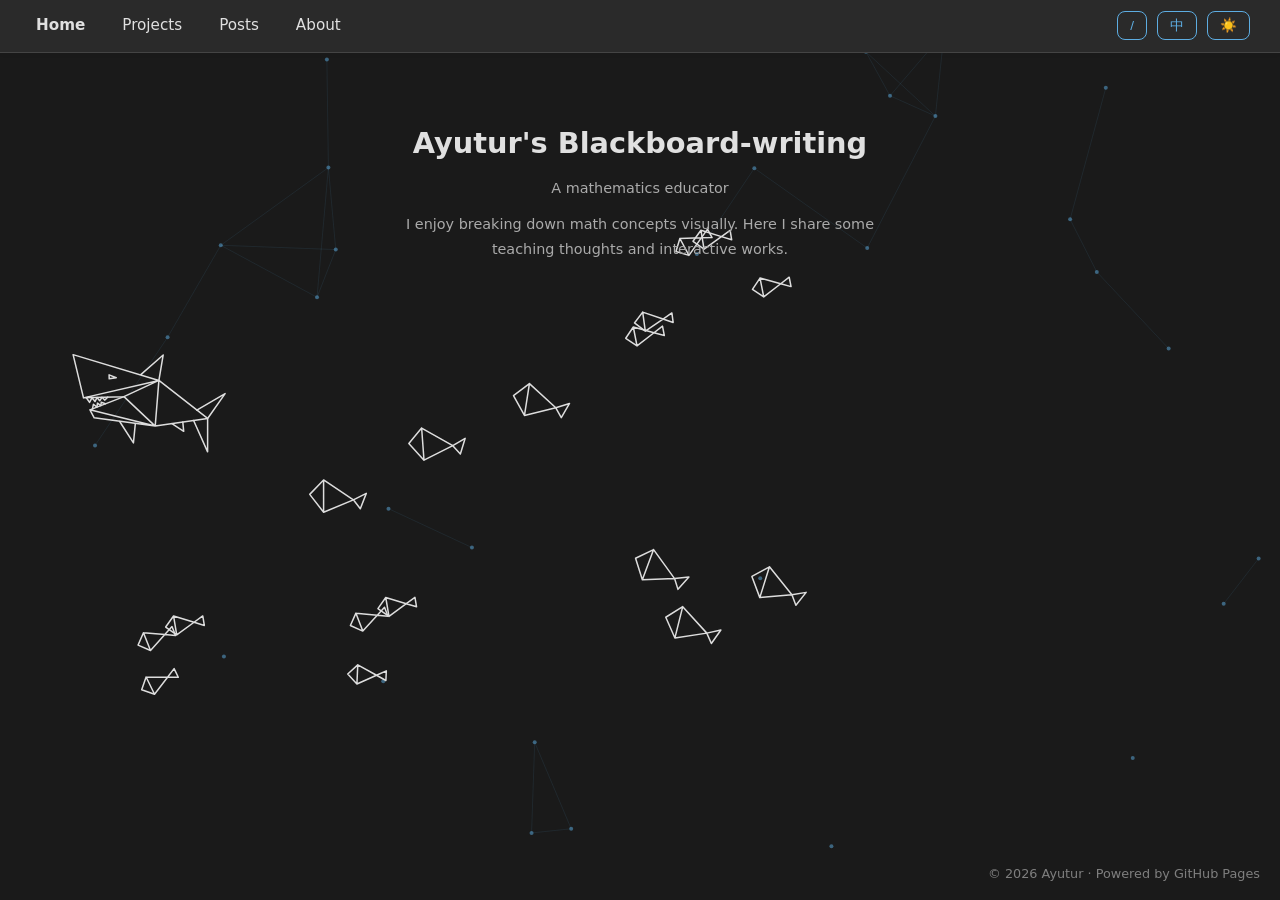
<file: index.html>
<!DOCTYPE html>
<html lang="en">
<head>
    <meta charset="UTF-8">
    <meta name="viewport" content="width=device-width, initial-scale=1.0">
    <title>Ayutur's Blackboard-writing</title>
    <link rel="stylesheet" href="style.css">
    <link rel="icon" href="favicon.ico" type="image/x-icon">
</head>
<body class="lang-en">
    <canvas id="geometry-rain"></canvas>
    <canvas id="fish-canvas"></canvas>

    <nav class="navbar">
        <div class="container nav-container">
            <div class="nav-left">
                <a href="#home" class="nav-link active-nav" data-panel="home">Home</a>
                <a href="#projects" class="nav-link" data-panel="projects">Projects</a>
                <a href="#posts" class="nav-link" data-panel="posts">Posts</a>
                <a href="#about" class="nav-link" data-panel="about">About</a>
            </div>
            <div class="nav-right">
                <button id="debugToggle" class="btn" title="Fish debug mode: / (clean), - (basic), = (detailed)">/</button>
                <button id="langToggle" class="btn" onclick="switchLang()">中</button>
                <button id="themeToggle" class="btn" onclick="toggleTheme()">🌙</button>
            </div>
        </div>
    </nav>

    <div class="container main-container">
        <div class="header-area" style="padding-top: 30px;">
            <h1>Ayutur's Blackboard-writing</h1>
            <p class="text-secondary">
                <span class="zh">一位数学方面的教育工作者</span>
                <span class="en">A mathematics educator</span>
            </p>
            <p class="text-secondary intro-text">
                <span class="zh">我喜欢用可视化的方式拆解数学概念，这里是我的一些教学随想和交互作品。</span>
                <span class="en">I enjoy breaking down math concepts visually. Here I share some teaching thoughts and interactive works.</span>
            </p>
        </div>

        <div id="panel-home" class="content-panel active"></div>
        <div id="panel-projects" class="content-panel">
            <h2><span class="zh">📂 近期项目</span><span class="en">📂 Recent Projects</span></h2>
            <div class="card">
                <h3><a href="https://ayutur.github.io/Ayutur/多面体.html"><span class="zh">多面体展示</span><span class="en">Polyhedron Display</span></a></h3>
                <p class="text-secondary"><span class="zh">一个立体几何的交互可视化</span><span class="en">An interactive 3D geometry visualization</span></p>
            </div>
            <div class="card">
                <h3><a href="https://ayutur.github.io/Ayutur/25学考立体几何.html"><span class="zh">25学考立体几何</span><span class="en">3D Geometry for Exam</span></a></h3>
                <p class="text-secondary"><span class="zh">学考备考相关资料整理</span><span class="en">Review materials for solid geometry exam</span></p>
            </div>
        </div>
        <div id="panel-posts" class="content-panel">
            <h2><span class="zh">📝 历史文章</span><span class="en">📝 Past Posts</span></h2>
            <p class="text-secondary"><span class="zh">所有文章存放在 <code>posts/</code> 文件夹下。</span><span class="en">All posts in <code>posts/</code> folder.</span></p>
            <ul class="post-list">
                <li class="card">
                    <strong><a href="posts/2026-07-01-立体几何教学心得.html"><span class="zh">立体几何教学心得</span><span class="en">Thoughts on Teaching Solid Geometry</span></a></strong>
                    <span class="text-secondary">2026-07-01</span>
                </li>
            </ul>
        </div>
        <div id="panel-about" class="content-panel">
            <h2><span class="zh">👤 关于</span><span class="en">👤 About</span></h2>
            <p class="zh">我是一名数学教育工作者，热爱用可视化和交互技术让数学更容易理解。本站分享我的教学作品和思考。</p>
            <p class="en">I'm a mathematics educator passionate about making math more accessible through visualization and interactive tools.</p>
            <p><span class="zh">GitHub：</span><span class="en">GitHub: </span><a href="https://github.com/ayutur" target="_blank">ayutur</a></p>
        </div>
    </div>

    <footer class="footer-fixed">
        <span class="zh">© 2026 Ayutur · Powered by GitHub Pages</span>
        <span class="en">© 2026 Ayutur · Powered by GitHub Pages</span>
    </footer>

    <button id="backToTop" class="back-to-top">↑</button>

    <!-- ==================== 原有功能脚本 ==================== -->
    <script>
        // 语言切换
        function switchLang() {
            const body = document.body;
            if (body.classList.contains('lang-en')) {
                body.classList.remove('lang-en');
                document.getElementById('langToggle').textContent = 'En';
                localStorage.setItem('preferredLang', 'zh');
            } else {
                body.classList.add('lang-en');
                document.getElementById('langToggle').textContent = '中';
                localStorage.setItem('preferredLang', 'en');
            }
        }
        (() => {
            const saved = localStorage.getItem('preferredLang');
            if (saved === 'zh') {
                document.body.classList.remove('lang-en');
                document.getElementById('langToggle').textContent = 'En';
            }
        })();

        // 主题切换
        function toggleTheme() {
            document.body.classList.toggle('dark');
            const isDark = document.body.classList.contains('dark');
            document.getElementById('themeToggle').innerHTML = isDark ? '☀️' : '🌙';
            localStorage.setItem('theme', isDark ? 'dark' : 'light');
        }
        (() => {
            const saved = localStorage.getItem('theme');
            if (saved === 'dark') {
                document.body.classList.add('dark');
                document.getElementById('themeToggle').innerHTML = '☀️';
            } else if (saved === 'light') {
                document.body.classList.remove('dark');
                document.getElementById('themeToggle').innerHTML = '🌙';
            } else {
                const hour = new Date().getHours();
                const isNight = hour < 6 || hour >= 18;
                if (isNight) {
                    document.body.classList.add('dark');
                    document.getElementById('themeToggle').innerHTML = '☀️';
                } else {
                    document.body.classList.remove('dark');
                    document.getElementById('themeToggle').innerHTML = '🌙';
                }
            }
        })();

        // 导航面板
        document.querySelectorAll('.nav-link').forEach(link => {
            link.addEventListener('click', function(e) {
                e.preventDefault();
                document.querySelectorAll('.nav-link').forEach(l => l.classList.remove('active-nav'));
                this.classList.add('active-nav');
                document.querySelectorAll('.content-panel').forEach(p => p.classList.remove('active'));
                document.getElementById('panel-' + this.dataset.panel).classList.add('active');
            });
        });

        // 返回顶部
        const backBtn = document.getElementById('backToTop');
        window.addEventListener('scroll', () => backBtn.classList.toggle('show', window.scrollY > 300));
        backBtn.addEventListener('click', () => window.scrollTo({ top: 0, behavior: 'smooth' }));

        // 几何雨
        (function() {
            const canvas = document.getElementById('geometry-rain');
            const ctx = canvas.getContext('2d');
            const POINT_COUNT = 30;
            let points = [], animationId;
            function resize() { canvas.width = window.innerWidth; canvas.height = window.innerHeight; }
            window.addEventListener('resize', resize); resize();
            function initPoints() {
                points = [];
                for (let i = 0; i < POINT_COUNT; i++) {
                    points.push({
                        x: Math.random() * canvas.width,
                        y: Math.random() * canvas.height,
                        vx: (Math.random() - 0.5) * 0.5,
                        vy: (Math.random() - 0.5) * 0.5
                    });
                }
            }
            initPoints(); window.addEventListener('resize', initPoints);
            function getColor() {
                return document.body.classList.contains('dark') ? 'rgba(93,173,226,0.2)' : 'rgba(52,152,219,0.15)';
            }
            function draw() {
                ctx.clearRect(0, 0, canvas.width, canvas.height);
                const margin = 80;
                for (let p of points) {
                    if (p.x < margin) p.vx += 0.02;
                    if (p.x > canvas.width - margin) p.vx -= 0.02;
                    if (p.y < margin) p.vy += 0.02;
                    if (p.y > canvas.height - margin) p.vy -= 0.02;
                    p.vx = Math.max(-1, Math.min(1, p.vx));
                    p.vy = Math.max(-1, Math.min(1, p.vy));
                    p.x += p.vx; p.y += p.vy;
                    if (p.x < 0 || p.x > canvas.width) p.vx *= -1;
                    if (p.y < 0 || p.y > canvas.height) p.vy *= -1;
                }
                const lineColor = getColor();
                for (let i = 0; i < points.length; i++) {
                    for (let j = i + 1; j < points.length; j++) {
                        const dx = points[i].x - points[j].x, dy = points[i].y - points[j].y;
                        if (Math.sqrt(dx*dx+dy*dy) < 150) {
                            ctx.beginPath(); ctx.moveTo(points[i].x, points[i].y); ctx.lineTo(points[j].x, points[j].y);
                            ctx.strokeStyle = lineColor; ctx.lineWidth = 0.5; ctx.stroke();
                        }
                    }
                }
                ctx.fillStyle = lineColor.replace('0.15','0.4').replace('0.2','0.5');
                for (let p of points) { ctx.beginPath(); ctx.arc(p.x, p.y, 2, 0, Math.PI*2); ctx.fill(); }
                animationId = requestAnimationFrame(draw);
            }
            document.addEventListener('visibilitychange', () => {
                if (document.hidden) cancelAnimationFrame(animationId); else draw();
            });
            draw();
        })();
    </script>
<!-- ==================== 几何鱼群（扇形视野 + 目标锁定 + 可视化） ==================== -->
<script>
(function() {
    const canvas = document.getElementById('fish-canvas');
    const ctx = canvas.getContext('2d');
    let canvasWidth, canvasHeight;

    /* ---------- 鱼形路径数据 ---------- */
    const sharkPaths = [
        [[400,-504],[448,-520],[484,-552],[400,-504],[372,-552],[484,-552],[480,-584],[460,-552]],
        [[412,-492],[496,-496],[448,-520],[412,-492],[420,-484],[496,-496],[484,-552],[556,-524],[496,-496]],
        [[540.112,-530.057],[568,-560],[556,-524],[568,-484],[539.951,-516.511]],
        [[515.182,-504.951],[532,-500],[527.597,-510.745]],
        [[451.802,-488.751],[476,-468],[471.314,-491.832]],
        [[422.357,-540.787],[423.935,-536.004],[431.981,-539.929]],
        [[403.389,-505.13],[408.884,-500.689],[410.159,-507.386],[415.059,-503.697],[416.053,-509.351],[420.466,-506.287],[421.853,-511.284],[426.424,-509.017],[428.698,-513.566]],
        [[414.694,-494.095],[414.159,-499.887],[419.444,-497.79],[418.594,-502.723],[423.569,-500.998],[422.812,-505.156],[428.461,-504.803],[428.461,-504.803]]
    ];
    const sharkClose = [false,false,false,false,false,true,false,false];
    const sharkMouthPath = [[400,-504],[448,-520],[412,-492]];

    const mediumPaths = [
        [[392,-704],[388,-736],[376,-720],[392,-704],[420,-720],[432,-728],[428,-712],[420,-720],[388,-736]]
    ];
    const mediumClose = [false];

    const smallPaths = [
        [[396,-664],[396,-648],[388,-656],[396,-664],[412,-656],[420,-660],[420,-652],[412,-656],[396,-648]]
    ];
    const smallClose = [false];

    /* ---------- 中心化 & 缩放 ---------- */
    function centerAndScale(paths, scale, customCenter) {
        const all = paths.flat();
        const cx = customCenter ? customCenter.x : all.reduce((s,p) => s + p[0], 0) / all.length;
        const cy = customCenter ? customCenter.y : all.reduce((s,p) => s + p[1], 0) / all.length;
        return paths.map(path => path.map(p => [
            -(p[0] - cx) * scale,
            -(p[1] - cy) * scale
        ]));
    }

    const sharkAll = sharkPaths.flat();
    const sharkCX = sharkAll.reduce((s,p) => s + p[0], 0) / sharkAll.length;
    const sharkCY = sharkAll.reduce((s,p) => s + p[1], 0) / sharkAll.length;

    // 提取捕食检测关键点
    function extractHitPoints(paths, count = 6) {
        const allPts = paths.flat();
        if (allPts.length <= count) return allPts;
        const step = (allPts.length - 1) / (count - 1);
        const selected = [];
        for (let i = 0; i < count; i++) {
            selected.push(allPts[Math.round(i * step)]);
        }
        return selected;
    }

    /* ---------- 鱼模板 ---------- */
    const fishTemplates = {
        shark: {
            paths: centerAndScale(sharkPaths, 0.8, { x: sharkCX, y: sharkCY }),
            close: sharkClose,
            mouthLocal: centerAndScale([sharkMouthPath], 0.8, { x: sharkCX, y: sharkCY })[0],
            baseSpeed: 60,
            separationDist: 45,
            cohesionBase: 150,
            cohesionPerFish: 0,
            chaseVision: 420,               // 扇形半径（原300的1.4倍）
            sectorHalfAngle: Math.PI / 6,   // 30°半角
            chaseForce: 1.5,
            chaseSpeedMult: 1.45,
            chaseDuration: 3.0,
            // 突窜
            dartSpeedMult: 1.6,
            dartDuration: 1.0,
            dartCooldown: 6.0,
            dartProbability: 0.8
        },
        medium: {
            paths: centerAndScale(mediumPaths, 1.0),
            close: mediumClose,
            hitPointsLocal: null,
            baseSpeed: 50,
            separationDist: 30,
            cohesionBase: 80,
            cohesionPerFish: 15,
            fleeVision: 200,
            fleeForce: 2.0,
            fleeSpeedMult: 1.2,
            dartSpeedMult: 1.4,
            dartDuration: 1.5,
            dartCooldown: 6.0,
            dartDistRatio: 0.6,
            dartProbability: 0.8
        },
        small: {
            paths: centerAndScale(smallPaths, 1.2),
            close: smallClose,
            hitPointsLocal: null,
            baseSpeed: 40,
            separationDist: 20,
            cohesionBase: 60,
            cohesionPerFish: 8,
            fleeVision: 180,
            fleeForce: 2.0,
            fleeSpeedMult: 1.2,
            dartSpeedMult: 1.4,
            dartDuration: 1.5,
            dartCooldown: 5.0,
            dartDistRatio: 0.6,
            dartProbability: 0.8
        }
    };

    fishTemplates.medium.hitPointsLocal = extractHitPoints(fishTemplates.medium.paths, 6);
    fishTemplates.small.hitPointsLocal = extractHitPoints(fishTemplates.small.paths, 6);

    /* ---------- 工具函数 ---------- */
    function random(min, max) { return Math.random() * (max - min) + min; }
    function normalRandom(mean = 0, stdDev = 1) {
        let u = 0, v = 0;
        while (u === 0) u = Math.random();
        while (v === 0) v = Math.random();
        return Math.sqrt(-2 * Math.log(u)) * Math.cos(2 * Math.PI * v) * stdDev + mean;
    }
    function normalRandomInt(min, max, mean, stdDev) {
        let val;
        do { val = Math.round(normalRandom(mean, stdDev)); } while (val < min || val > max);
        return val;
    }
    function clampLeftward(angle) {
        let a = angle % (Math.PI * 2);
        if (a < 0) a += Math.PI * 2;
        const leftMin = 5 * Math.PI / 6;
        const leftMax = 7 * Math.PI / 6;
        if (a >= leftMin && a <= leftMax) return a;
        const dMin = Math.min(Math.abs(a - leftMin), Math.PI * 2 - Math.abs(a - leftMin));
        const dMax = Math.min(Math.abs(a - leftMax), Math.PI * 2 - Math.abs(a - leftMax));
        return dMin < dMax ? leftMin : leftMax;
    }
    function getRadius(type, template, count) {
        const base = template.cohesionBase + (count - 1) * template.cohesionPerFish;
        const scaleMap = { shark: 0.6, medium: 0.7, small: 0.9 };
        return base * (scaleMap[type] || 1.0);
    }

    /* ---------- 扇形检测 ---------- */
    function isInsideSector(shark, prey, radius, halfAngle) {
        const dx = prey.x - shark.x;
        const dy = prey.y - shark.y;
        const dist = Math.sqrt(dx*dx + dy*dy);
        if (dist > radius) return false;
        // 计算 prey 相对于鲨鱼朝向的角度差
        const preyAngle = Math.atan2(dy, dx);
        let angleDiff = preyAngle - shark.angle;
        // 标准化到 [-PI, PI]
        while (angleDiff > Math.PI) angleDiff -= Math.PI * 2;
        while (angleDiff < -Math.PI) angleDiff += Math.PI * 2;
        return Math.abs(angleDiff) <= halfAngle;
    }

    /* ---------- 多边形碰撞 ---------- */
    function pointInPolygon(px, py, poly) {
        let inside = false;
        for (let i = 0, j = poly.length - 1; i < poly.length; j = i++) {
            const xi = poly[i].x, yi = poly[i].y;
            const xj = poly[j].x, yj = poly[j].y;
            if ((yi > py) !== (yj > py) && px < (xj - xi) * (py - yi) / (yj - yi) + xi) {
                inside = !inside;
            }
        }
        return inside;
    }
    function getMouthWorld(shark) {
        const mouthLocal = fishTemplates.shark.mouthLocal;
        const cos = Math.cos(shark.angle), sin = Math.sin(shark.angle);
        return mouthLocal.map(p => ({
            x: shark.x + (p[0] * cos - p[1] * sin),
            y: shark.y + (p[0] * sin + p[1] * cos)
        }));
    }

    function getPreyHitWorld(prey) {
        const { x, y, angle, template } = prey;
        const cos = Math.cos(angle), sin = Math.sin(angle);
        const points = [{ x, y }];
        const locals = template.hitPointsLocal;
        if (locals) {
            for (const lp of locals) {
                points.push({
                    x: x + (lp[0] * cos - lp[1] * sin),
                    y: y + (lp[0] * sin + lp[1] * cos)
                });
            }
        }
        return points;
    }

    /* ---------- 创建鱼群 ---------- */
    function createGroup(type, template, count, centerX, centerY) {
        const r = getRadius(type, template, count);
        const halfW = 2.8 * r;
        const halfH = 1.2 * r;
        const fishes = [];
        for (let i = 0; i < count; i++) {
            const angle = random(5 * Math.PI / 6, 7 * Math.PI / 6);
            const speed = random(template.baseSpeed * 0.6, template.baseSpeed);
            fishes.push({
                x: centerX + random(-halfW * 0.6, halfW * 0.6),
                y: centerY + random(-halfH * 0.6, halfH * 0.6),
                vx: Math.cos(angle) * speed,
                vy: Math.sin(angle) * speed,
                angle: angle,
                speed: speed,
                template: template,
                type: type,
                slowTimer: 0,
                chaseTimer: 0,
                dartTimer: 0,
                dartCooldown: 0,
                lockedPrey: null        // 鲨鱼锁定的猎物
            });
        }
        return {
            type, fishes, centerX, centerY, count,
            initialCount: count,
            radius: r, halfW, halfH, template
        };
    }

    /* ---------- 动态生成鱼群（概率 1/5鲨鱼, 2/5中鱼, 2/5小鱼） ---------- */
    function addRandomGroup() {
        const rnd = Math.random();
        let type;
        if (rnd < 0.2) type = 'shark';
        else if (rnd < 0.6) type = 'medium';
        else type = 'small';

        const template = fishTemplates[type];
        let count;
        if (type === 'shark') {
            count = 1;
        } else if (type === 'medium') {
            count = normalRandomInt(2, 4, 3, 0.7);
        } else {
            count = normalRandomInt(4, 7, 5.5, 1.0);
        }

        const centerX = canvasWidth + 200 + Math.random() * 200;
        const yMin = canvasHeight * 0.25;
        const yMax = canvasHeight * 0.75;
        const centerY = yMin + Math.random() * (yMax - yMin);
        const newGroup = createGroup(type, template, count, centerX, centerY);

        if (type === 'shark') {
            sharkGroups.push(newGroup);
        } else {
            preyGroups.push(newGroup);
        }
    }

    /* ---------- 重置鱼群到右侧 ---------- */
    function resetGroup(group) {
        const template = group.template;
        const count = group.initialCount;
        const newCenterX = canvasWidth + 200 + Math.random() * 200;
        const yMin = canvasHeight * 0.25;
        const yMax = canvasHeight * 0.75;
        const newCenterY = yMin + Math.random() * (yMax - yMin);
        const r = getRadius(group.type, template, count);
        const halfW = 2.8 * r, halfH = 1.2 * r;
        group.centerX = newCenterX;
        group.centerY = newCenterY;
        group.halfW = halfW;
        group.halfH = halfH;
        group.radius = r;
        group.fishes = [];
        for (let i = 0; i < count; i++) {
            const angle = random(5 * Math.PI / 6, 7 * Math.PI / 6);
            const speed = random(template.baseSpeed * 0.6, template.baseSpeed);
            group.fishes.push({
                x: newCenterX + random(-halfW * 0.6, halfW * 0.6),
                y: newCenterY + random(-halfH * 0.6, halfH * 0.6),
                vx: Math.cos(angle) * speed,
                vy: Math.sin(angle) * speed,
                angle: angle,
                speed: speed,
                template: template,
                type: group.type,
                slowTimer: 0,
                chaseTimer: 0,
                dartTimer: 0,
                dartCooldown: 0,
                lockedPrey: null
            });
        }
    }

    /* ---------- 目标数生成 ---------- */
    function generateTargetNumber() {
        return normalRandomInt(4, 10, 7, 1.8);
    }

    // ---------- 全局状态 ----------
    let sharkGroups = [];
    let preyGroups = [];
    let targetPreyCount = 7;
    let predationCount = 0;
    let isHomeActive = true;
    let debugMode = 0;

    const debugBtn = document.getElementById('debugToggle');
    const modeSymbols = ['/', '-', '='];
    debugBtn.addEventListener('click', () => {
        debugMode = (debugMode + 1) % 3;
        debugBtn.textContent = modeSymbols[debugMode];
    });

    /* ---------- 猎物群移除调整 ---------- */
    function onPreyGroupRemoved() {
        const current = preyGroups.length;
        if (current < targetPreyCount) {
            addRandomGroup();
            setTimeout(() => {
                if (preyGroups.length < targetPreyCount) {
                    addRandomGroup();
                    if (preyGroups.length === targetPreyCount) {
                        targetPreyCount = generateTargetNumber();
                    }
                }
            }, 2000);
        } else if (current === targetPreyCount) {
            targetPreyCount = generateTargetNumber();
        }
    }

    /* ---------- 更新所有鱼群 ---------- */
    function updateAllGroups(dt) {
        const topBound = canvasHeight * 0.25;
        const bottomBound = canvasHeight * 0.95;
        const edgeSpring = 15;

        const allPreyFishes = [];
        preyGroups.forEach(g => allPreyFishes.push(...g.fishes));

        const allSharkFishes = [];
        sharkGroups.forEach(g => allSharkFishes.push(...g.fishes));

        // 1. 猎物群间碰撞
        for (let i = 0; i < preyGroups.length; i++) {
            for (let j = i + 1; j < preyGroups.length; j++) {
                const g1 = preyGroups[i], g2 = preyGroups[j];
                const dx = g2.centerX - g1.centerX;
                const dy = g2.centerY - g1.centerY;
                const dist = Math.sqrt(dx*dx + dy*dy);
                const minDist = g1.radius + g2.radius;
                if (dist < minDist && dist > 0.01) {
                    const front = g1.centerX < g2.centerX ? g1 : g2;
                    const back = front === g1 ? g2 : g1;
                    const baseFront = front.template.baseSpeed;
                    const baseBack = back.template.baseSpeed;
                    const deltaFront = 0.2 * baseFront;
                    const deltaBack = 0.2 * baseBack;
                    front.fishes.forEach(f => {
                        const sp = Math.sqrt(f.vx*f.vx + f.vy*f.vy);
                        const newSp = Math.min(sp + deltaFront * dt, front.template.baseSpeed * 1.6);
                        if (sp > 0.01) { f.vx *= newSp / sp; f.vy *= newSp / sp; }
                    });
                    back.fishes.forEach(f => {
                        const sp = Math.sqrt(f.vx*f.vx + f.vy*f.vy);
                        const newSp = Math.max(sp - deltaBack * dt, back.template.baseSpeed * 0.3);
                        if (sp > 0.01) { f.vx *= newSp / sp; f.vy *= newSp / sp; }
                    });
                }
            }
        }

        // 2. 更新每条鱼
        const allGroups = [...sharkGroups, ...preyGroups];
        allGroups.forEach(group => {
            const { fishes, halfW, halfH, template, type } = group;

            fishes.forEach(fish => {
                // --- 计时器 ---
                if (type === 'shark') {
                    if (fish.slowTimer > 0) fish.slowTimer -= dt;
                    if (fish.chaseTimer > 0) fish.chaseTimer -= dt;
                    if (fish.dartTimer > 0) {
                        fish.dartTimer -= dt;
                        if (fish.dartTimer <= 0) fish.dartCooldown = template.dartCooldown;
                    } else if (fish.dartCooldown > 0) {
                        fish.dartCooldown -= dt;
                    }
                } else {
                    if (fish.dartTimer > 0) {
                        fish.dartTimer -= dt;
                        if (fish.dartTimer <= 0) fish.dartCooldown = template.dartCooldown;
                    } else if (fish.dartCooldown > 0) {
                        fish.dartCooldown -= dt;
                    }
                }

                let fx = -1.2 + random(-0.1, 0.1);
                let fy = random(-0.15, 0.15);

                // 分离力
                fishes.forEach(other => {
                    if (other === fish) return;
                    const dx = fish.x - other.x, dy = fish.y - other.y;
                    const dist = Math.sqrt(dx*dx+dy*dy);
                    if (dist < template.separationDist && dist > 0.01) {
                        const strength = (template.separationDist - dist) / template.separationDist * 1.8;
                        fx += (dx / dist) * strength;
                        fy += (dy / dist) * strength;
                    }
                });

                // 矩形框约束
                if (type !== 'shark') {
                    const dx = fish.x - group.centerX;
                    const dy = fish.y - group.centerY;
                    if (Math.abs(dx) > halfW) fx += (dx > 0 ? -1 : 1) * (Math.abs(dx) - halfW) * 0.6;
                    if (Math.abs(dy) > halfH) fy += (dy > 0 ? -1 : 1) * (Math.abs(dy) - halfH) * 0.6;
                }

                // 垂直边界
                if (fish.y < topBound) fy += (topBound - fish.y) * edgeSpring;
                else if (fish.y > bottomBound) fy += (bottomBound - fish.y) * edgeSpring;

                let speedLimitMultiplier = 1.25;

                if (type === 'shark') {
                    // 扇形目标锁定逻辑
                    const sectorRadius = template.chaseVision;  // 420
                    const halfAngle = template.sectorHalfAngle;

                    // 检查当前锁定目标是否有效
                    let locked = fish.lockedPrey;
                    if (locked) {
                        const dx = locked.x - fish.x;
                        const dy = locked.y - fish.y;
                        const dist = Math.sqrt(dx*dx+dy*dy);
                        if (dist > sectorRadius || !isInsideSector(fish, locked, sectorRadius, halfAngle)) {
                            locked = null;
                            fish.lockedPrey = null;
                        }
                    }

                    // 寻找更优目标
                    let bestCandidate = null;
                    let bestDist = locked ? Math.sqrt((locked.x-fish.x)**2 + (locked.y-fish.y)**2) : Infinity;
                    for (let prey of allPreyFishes) {
                        if (prey === locked) continue;
                        if (!isInsideSector(fish, prey, sectorRadius, halfAngle)) continue;
                        const dx = prey.x - fish.x;
                        const dy = prey.y - fish.y;
                        const dist = Math.sqrt(dx*dx+dy*dy);
                        // 没有锁定目标，或新目标距离小于当前目标距离的一半
                        if (!locked || dist < bestDist * 0.5) {
                            if (dist < bestDist) {
                                bestDist = dist;
                                bestCandidate = prey;
                            }
                        }
                    }
                    if (bestCandidate) {
                        fish.lockedPrey = bestCandidate;
                        locked = bestCandidate;
                    }

                    // 如果有锁定目标，追逐
                    if (locked) {
                        const dx = locked.x - fish.x;
                        const dy = locked.y - fish.y;
                        const d = Math.sqrt(dx*dx+dy*dy);
                        if (d > 1) {
                            fx += (dx / d) * template.chaseForce;
                            fy += (dy / d) * template.chaseForce;
                        }
                        speedLimitMultiplier = template.chaseSpeedMult;
                        fish.chaseTimer = template.chaseDuration; // 保持追逐状态

                        // 鲨鱼突窜（追逐中概率触发）
                        if (fish.dartTimer <= 0 && fish.dartCooldown <= 0 && Math.random() < template.dartProbability) {
                            fish.dartTimer = template.dartDuration;
                        }
                    } else {
                        // 无锁定目标，追逐定时器到期后恢复正常
                        if (fish.chaseTimer <= 0) {
                            // 不重置 timer，让它自然衰减
                        }
                    }

                    if (fish.dartTimer > 0) {
                        speedLimitMultiplier = template.dartSpeedMult; // 1.6
                    }
                    if (fish.slowTimer > 0) {
                        speedLimitMultiplier = 1.0;
                    }
                } else {
                    // 猎物逃跑逻辑（不变）
                    let closestShark = null;
                    let minDist = template.fleeVision;
                    for (let s of allSharkFishes) {
                        const d = Math.sqrt((fish.x - s.x)**2 + (fish.y - s.y)**2);
                        if (d < minDist) { minDist = d; closestShark = s; }
                    }
                    if (closestShark) {
                        const dx = fish.x - closestShark.x;
                        const dy = fish.y - closestShark.y;
                        const d = Math.sqrt(dx*dx+dy*dy);
                        if (d > 1) {
                            fx += (dx / d) * template.fleeForce;
                            fy += (dy / d) * template.fleeForce;
                        }
                        const canDart = fish.dartTimer <= 0 && fish.dartCooldown <= 0 &&
                                       d < template.fleeVision * template.dartDistRatio;
                        if (canDart && Math.random() < template.dartProbability) {
                            fish.dartTimer = template.dartDuration;
                        }
                        if (fish.dartTimer > 0) {
                            speedLimitMultiplier = template.dartSpeedMult;
                            const baseAngle = Math.atan2(dy, dx);
                            const randomOffset = random(-Math.PI/4, Math.PI/4);
                            const dartAngle = baseAngle + randomOffset;
                            const currentSp = Math.sqrt(fish.vx*fish.vx + fish.vy*fish.vy);
                            const desiredVx = Math.cos(dartAngle) * currentSp;
                            const desiredVy = Math.sin(dartAngle) * currentSp;
                            fx += (desiredVx - fish.vx) * 3;
                            fy += (desiredVy - fish.vy) * 3;
                        } else {
                            speedLimitMultiplier = template.fleeSpeedMult;
                        }
                    }
                }

                // 速度更新
                fish.vx += fx * 2.5 * dt;
                fish.vy += fy * 2.5 * dt;
                const sp = Math.sqrt(fish.vx*fish.vx + fish.vy*fish.vy);
                const maxSpd = template.baseSpeed * speedLimitMultiplier;
                if (sp > maxSpd) {
                    fish.vx *= maxSpd / sp;
                    fish.vy *= maxSpd / sp;
                }

                let curAngle = Math.atan2(fish.vy, fish.vx);
                const clamped = clampLeftward(curAngle);
                if (curAngle !== clamped) {
                    const speed = Math.sqrt(fish.vx*fish.vx + fish.vy*fish.vy);
                    fish.vx = Math.cos(clamped) * speed;
                    fish.vy = Math.sin(clamped) * speed;
                }

                fish.x += fish.vx * dt;
                fish.y += fish.vy * dt;
                fish.angle = Math.atan2(fish.vy, fish.vx);
            });

            // 更新群中心
            if (fishes.length > 0) {
                const avgX = fishes.reduce((s, f) => s + f.x, 0) / fishes.length;
                const avgY = fishes.reduce((s, f) => s + f.y, 0) / fishes.length;
                group.centerX = avgX;
                group.centerY = avgY;
            }
        });

        // 出界处理
        for (let i = sharkGroups.length - 1; i >= 0; i--) {
            const g = sharkGroups[i];
            if (g.fishes.length > 0 && g.centerX < -200) {
                sharkGroups.splice(i, 1);
            }
        }
        for (let i = preyGroups.length - 1; i >= 0; i--) {
            const g = preyGroups[i];
            if (g.fishes.length > 0 && g.centerX < -200) {
                preyGroups.splice(i, 1);
                onPreyGroupRemoved();
            }
        }

        processPredation();
    }

    /* ---------- 捕食检测 ---------- */
    function processPredation() {
        for (let sharkGroup of sharkGroups) {
            for (let shark of sharkGroup.fishes) {
                const mouthPoly = getMouthWorld(shark);
                for (let pIdx = 0; pIdx < preyGroups.length; pIdx++) {
                    const g = preyGroups[pIdx];
                    for (let i = g.fishes.length - 1; i >= 0; i--) {
                        const prey = g.fishes[i];
                        const hitPoints = getPreyHitWorld(prey);
                        let caught = false;
                        for (const pt of hitPoints) {
                            if (pointInPolygon(pt.x, pt.y, mouthPoly)) {
                                caught = true;
                                break;
                            }
                        }
                        if (caught) {
                            g.fishes.splice(i, 1);
                            shark.slowTimer = 5.0;
                            predationCount++;
                            if (g.fishes.length === 0) {
                                preyGroups.splice(pIdx, 1);
                                onPreyGroupRemoved();
                            }
                            return;
                        }
                    }
                }
            }
        }
    }

    /* ---------- 颜色辅助 ---------- */
    function getFishColor() {
        return document.body.classList.contains('dark') ? '#ddd' : '#333';
    }
    function getDebugLineColor() {
        return document.body.classList.contains('dark') ? '#ffffff' : '#000000';
    }
    function getDebugSolidColor() {
        return document.body.classList.contains('dark') ? '#ffffff' : '#000000';
    }

    /* ---------- 绘制鱼身 ---------- */
    function drawFishBody(fish) {
        const color = getFishColor();
        ctx.save();
        ctx.translate(fish.x, fish.y);
        ctx.rotate(fish.angle);
        ctx.strokeStyle = color;
        ctx.lineWidth = 1.5;
        ctx.lineCap = 'round';
        ctx.lineJoin = 'round';
        fish.template.paths.forEach((pts, i) => {
            ctx.beginPath();
            ctx.moveTo(pts[0][0], pts[0][1]);
            for (let j = 1; j < pts.length; j++) ctx.lineTo(pts[j][0], pts[j][1]);
            if (fish.template.close[i]) ctx.closePath();
            ctx.stroke();
        });
        ctx.restore();
    }

    /* ---------- 可视化：群组基础 ---------- */
    function drawGroupBasicDebug(group) {
        const { centerX, centerY, fishes, radius } = group;
        const circleColor = getDebugSolidColor();
        const lineColor = getDebugLineColor();

        ctx.save();
        ctx.strokeStyle = circleColor;
        ctx.lineWidth = 0.8;
        ctx.setLineDash([5, 4]);
        ctx.beginPath();
        ctx.arc(centerX, centerY, radius, 0, Math.PI * 2);
        ctx.stroke();
        ctx.setLineDash([]);
        ctx.restore();

        ctx.save();
        ctx.strokeStyle = lineColor;
        ctx.lineWidth = 1.2;
        fishes.forEach(f => {
            ctx.beginPath();
            ctx.moveTo(centerX, centerY);
            ctx.lineTo(f.x, f.y);
            ctx.stroke();
        });
        ctx.restore();

        ctx.save();
        ctx.fillStyle = '#ffffff';
        ctx.shadowColor = 'rgba(0,0,0,0.5)';
        ctx.shadowBlur = 3;
        ctx.beginPath();
        ctx.arc(centerX, centerY, 4, 0, Math.PI * 2);
        ctx.fill();
        ctx.shadowColor = 'transparent';
        ctx.restore();
    }

    /* ---------- 可视化：群组详细 ---------- */
    function drawGroupDetailedAddons(group) {
        const { centerX, centerY, halfW, halfH, type, initialCount } = group;
        const solidColor = getDebugSolidColor();
        if (type !== 'shark') {
            ctx.save();
            ctx.strokeStyle = solidColor;
            ctx.lineWidth = 1.2;
            ctx.setLineDash([6, 4]);
            ctx.strokeRect(centerX - halfW, centerY - halfH, halfW * 2, halfH * 2);
            ctx.setLineDash([]);
            ctx.restore();
        }
        const abbr = type === 'shark' ? 'S' : (type === 'medium' ? 'M' : 'F');
        ctx.save();
        ctx.font = '12px sans-serif';
        ctx.fillStyle = solidColor;
        ctx.textAlign = 'center';
        ctx.fillText(`${abbr}:${initialCount}`, centerX, centerY - 18);
        ctx.restore();
    }

    /* ---------- 可视化：鲨鱼扇形视野 ---------- */
    function drawSharkSector(shark) {
        const template = fishTemplates.shark;
        const radius = template.chaseVision;          // 420
        const halfAngle = template.sectorHalfAngle;   // PI/6
        const angle = shark.angle;

        ctx.save();
        ctx.strokeStyle = getDebugSolidColor();
        ctx.lineWidth = 1;
        ctx.setLineDash([4, 3]);

        // 扇形弧线
        ctx.beginPath();
        ctx.arc(shark.x, shark.y, radius, angle - halfAngle, angle + halfAngle);
        ctx.stroke();

        // 两条射线
        const x1 = shark.x + Math.cos(angle - halfAngle) * radius;
        const y1 = shark.y + Math.sin(angle - halfAngle) * radius;
        const x2 = shark.x + Math.cos(angle + halfAngle) * radius;
        const y2 = shark.y + Math.sin(angle + halfAngle) * radius;

        ctx.beginPath();
        ctx.moveTo(shark.x, shark.y);
        ctx.lineTo(x1, y1);
        ctx.stroke();

        ctx.beginPath();
        ctx.moveTo(shark.x, shark.y);
        ctx.lineTo(x2, y2);
        ctx.stroke();

        ctx.setLineDash([]);
        ctx.restore();
    }

    /* ---------- 鱼身上覆盖物（箭头、嘴巴） ---------- */
    function drawFishDetailedOverlay(fish) {
        const speed = Math.sqrt(fish.vx * fish.vx + fish.vy * fish.vy);
        if (speed > 1) {
            let arrowLen = speed * 0.3;
            if (fish.type === 'shark') arrowLen *= 2.0;
            else if (fish.type === 'medium') arrowLen *= 1.5;
            arrowLen = Math.max(12, arrowLen);
            const endX = fish.x + (fish.vx / speed) * arrowLen;
            const endY = fish.y + (fish.vy / speed) * arrowLen;
            ctx.save();
            ctx.strokeStyle = 'red';
            ctx.lineWidth = 2;
            ctx.beginPath();
            ctx.moveTo(fish.x, fish.y);
            ctx.lineTo(endX, endY);
            ctx.stroke();
            const headLen = 6;
            const angle = Math.atan2(fish.vy, fish.vx);
            ctx.beginPath();
            ctx.fillStyle = 'red';
            ctx.moveTo(endX, endY);
            ctx.lineTo(endX - headLen * Math.cos(angle - Math.PI/6), endY - headLen * Math.sin(angle - Math.PI/6));
            ctx.lineTo(endX - headLen * Math.cos(angle + Math.PI/6), endY - headLen * Math.sin(angle + Math.PI/6));
            ctx.closePath();
            ctx.fill();
            ctx.restore();
        }
        if (fish.type === 'shark') {
            const mouthPoly = getMouthWorld(fish);
            ctx.save();
            ctx.beginPath();
            ctx.moveTo(mouthPoly[0].x, mouthPoly[0].y);
            for (let i = 1; i < mouthPoly.length; i++) ctx.lineTo(mouthPoly[i].x, mouthPoly[i].y);
            ctx.closePath();
            ctx.fillStyle = '#ff3333';
            ctx.fill();
            ctx.strokeStyle = '#990000';
            ctx.lineWidth = 2;
            ctx.stroke();
            ctx.restore();
        }
    }

    /* ---------- 绘制捕食统计 ---------- */
    function drawPredationStats() {
        ctx.save();
        ctx.font = '14px sans-serif';
        ctx.fillStyle = getDebugSolidColor();
        ctx.textAlign = 'right';
        ctx.fillText(`捕食次数: ${predationCount}`, canvasWidth - 20, canvasHeight - 20);
        ctx.restore();
    }

    /* ---------- 初始化 ---------- */
    function initEcosystem() {
        sharkGroups = [];
        preyGroups = [];
        predationCount = 0;

        sharkGroups.push(createGroup('shark', fishTemplates.shark, 1, canvasWidth * 0.25, canvasHeight * 0.5));

        const zones = [
            { cx: canvasWidth * 0.25, cy: canvasHeight * 0.3 },
            { cx: canvasWidth * 0.25, cy: canvasHeight * 0.7 },
            { cx: canvasWidth * 0.6,  cy: canvasHeight * 0.3 },
            { cx: canvasWidth * 0.6,  cy: canvasHeight * 0.7 },
            { cx: canvasWidth * 0.4,  cy: canvasHeight * 0.5 }
        ];
        const shuffled = zones.sort(() => Math.random() - 0.5);
        const types = ['medium', 'medium', 'small', 'small'];
        for (let i = 0; i < 4; i++) {
            const type = types[i];
            const template = fishTemplates[type];
            const zone = shuffled[i];
            let count = type === 'medium' ? normalRandomInt(2,4,3,0.7) : normalRandomInt(4,7,5.5,1.0);
            preyGroups.push(createGroup(type, template, count, zone.cx, zone.cy));
        }
        targetPreyCount = generateTargetNumber();
    }

    function resizeCanvas() {
        canvasWidth = canvas.width = window.innerWidth;
        canvasHeight = canvas.height = window.innerHeight;
    }

    window.addEventListener('resize', resizeCanvas);
    resizeCanvas();
    initEcosystem();

    /* ---------- 动画循环 ---------- */
    let lastTime = performance.now();
    function animate() {
        const now = performance.now();
        const dt = Math.min(0.1, (now - lastTime) / 1000);
        lastTime = now;

        const homePanel = document.getElementById('panel-home');
        isHomeActive = homePanel.classList.contains('active');
        ctx.clearRect(0, 0, canvasWidth, canvasHeight);

        if (isHomeActive) {
            updateAllGroups(dt);

            const allGroups = [...sharkGroups, ...preyGroups];
            if (debugMode >= 1) {
                allGroups.forEach(g => drawGroupBasicDebug(g));
                if (debugMode >= 2) {
                    allGroups.forEach(g => drawGroupDetailedAddons(g));
                    // 绘制鲨鱼扇形视野
                    sharkGroups.forEach(g => g.fishes.forEach(f => drawSharkSector(f)));
                }
            }
            allGroups.forEach(g => g.fishes.forEach(f => drawFishBody(f)));
            if (debugMode >= 2) {
                allGroups.forEach(g => g.fishes.forEach(f => drawFishDetailedOverlay(f)));
                drawPredationStats();
            }
        }

        requestAnimationFrame(animate);
    }
    requestAnimationFrame(animate);
})();
</script>
</body>
</html>
</file>
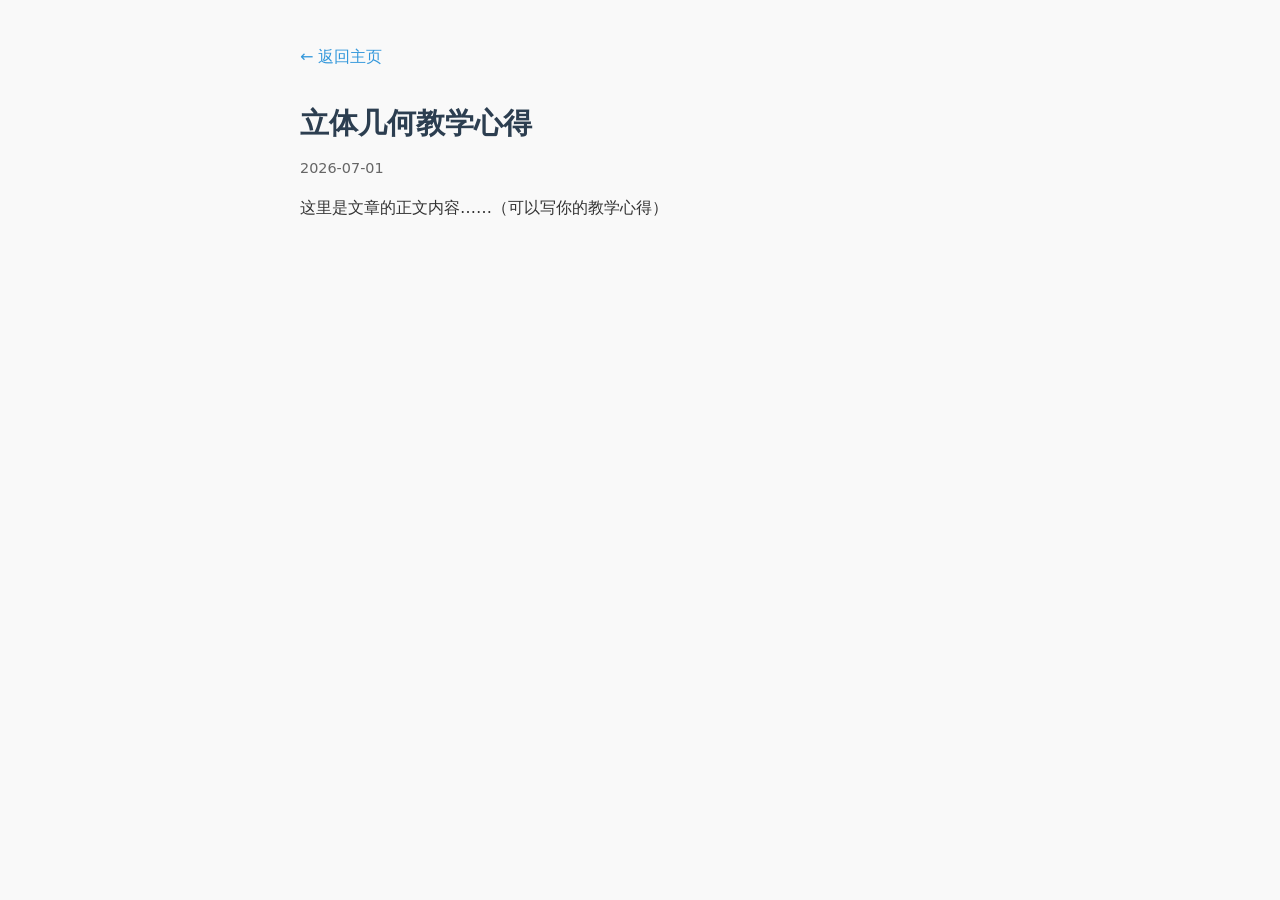
<file: posts/2026-07-01-立体几何教学心得.html>
<!DOCTYPE html>
<html lang="zh-CN">
<head>
    <meta charset="UTF-8">
    <meta name="viewport" content="width=device-width, initial-scale=1.0">
    <title>立体几何教学心得 - Ayutur's Blackboard-writing</title>
    <link rel="stylesheet" href="../style.css">
</head>
<body>
    <div class="container" style="padding-top: 30px;">
        <p><a href="../index.html">← 返回主页</a></p>
        <article>
            <h1>立体几何教学心得</h1>
            <p class="text-secondary">2026-07-01</p>
            <p>这里是文章的正文内容……（可以写你的教学心得）</p>
        </article>
    </div>
</body>
</html>
</file>
<file: style.css>
:root {
    --bg: #f9f9f9;
    --surface: #fff;
    --text: #333;
    --text-secondary: #666;
    --primary: #2c3e50;
    --accent: #3498db;
    --border: #e0e0e0;
    --shadow: 0 2px 8px rgba(0,0,0,0.06);
    --radius: 8px;
    --max-width: 720px;
    --font-main: "PingFang SC","Microsoft YaHei","Helvetica Neue",system-ui,sans-serif;
}

body.dark {
    --bg: #1a1a1a;
    --surface: #2a2a2a;
    --text: #e0e0e0;
    --text-secondary: #aaa;
    --primary: #e0e0e0;
    --accent: #5dade2;
    --border: #444;
    --shadow: 0 2px 8px rgba(0,0,0,0.3);
}

* { margin: 0; padding: 0; box-sizing: border-box; }

body {
    font-family: var(--font-main);
    background: var(--bg);
    color: var(--text);
    line-height: 1.7;
    transition: background .3s, color .3s;
    padding-bottom: 60px;
}

.container { max-width: var(--max-width); margin: 0 auto; padding: 20px; }

a { color: var(--accent); text-decoration: none; transition: color .2s; }
a:hover { text-decoration: underline; color: #e67e22; }

h1, h2, h3 { color: var(--primary); line-height: 1.3; margin: 1.2em 0 0.5em; }
h1 { font-size: 1.8em; } h2 { font-size: 1.4em; } h3 { font-size: 1.1em; }
p { margin: 0.8em 0; }
.text-secondary { color: var(--text-secondary); font-size: 0.9em; }

.zh { display: none; } .en { display: block; }
body.lang-en .zh { display: none; } body.lang-en .en { display: block; }
body:not(.lang-en) .zh { display: block; } body:not(.lang-en) .en { display: none; }

.btn {
    display: inline-block; padding: 4px 12px; border: 1px solid var(--accent);
    background: transparent; color: var(--accent); border-radius: var(--radius);
    cursor: pointer; font-size: 0.85em; transition: .2s; line-height: 1.4;
}
.btn:hover { background: var(--accent); color: #fff; }

.navbar {
    position: fixed; top: 0; left: 0; right: 0; background: var(--surface);
    border-bottom: 1px solid var(--border); z-index: 10; padding: 5px 0;
    box-shadow: 0 1px 5px rgba(0,0,0,0.05);
}
.nav-container {
    display: flex; justify-content: space-between; align-items: center;
    padding: 5px 30px; width: 100%; max-width: none;
}
.nav-left { display: flex; gap: 25px; }
.nav-right { display: flex; gap: 10px; align-items: center; }
.navbar a { font-size: 0.95em; color: var(--text); padding: 3px 6px; border-radius: 4px; transition: background .2s; }
.navbar a:hover { background: var(--border); }
.navbar a.active-nav { color: var(--accent); font-weight: bold; }
.navbar a:link, .navbar a:visited { color: var(--text) !important; text-decoration: none !important; }

.main-container { padding-top: 60px; position: relative; z-index: 1; }
.header-area { text-align: center; margin-bottom: 30px; }
.intro-text { max-width: 500px; margin: 10px auto; }
.content-panel { display: none; }
.content-panel.active { display: block; }
.card {
    background: var(--surface); border: 1px solid var(--border); border-radius: var(--radius);
    padding: 16px; margin: 16px 0; box-shadow: var(--shadow);
    transition: background 0.3s, border 0.3s;
}
.post-list { list-style: none; padding: 0; }

.footer-fixed {
    position: fixed; bottom: 15px; right: 20px; font-size: 0.8em;
    color: var(--text-secondary); z-index: 20; pointer-events: none; opacity: 0.7;
}

.back-to-top {
    position: fixed; bottom: 30px; right: 30px; width: 40px; height: 40px;
    background: var(--accent); color: white; border: none; border-radius: 50%;
    font-size: 1.2em; cursor: pointer; opacity: 0; visibility: hidden; transition: .3s;
    display: flex; align-items: center; justify-content: center;
    box-shadow: 0 2px 6px rgba(0,0,0,0.2); z-index: 100;
}
.back-to-top.show { opacity: 1; visibility: visible; }

#geometry-rain {
    position: fixed; top: 0; left: 0; width: 100%; height: 100%; z-index: 0; pointer-events: none;
}
#fish-canvas {
    position: fixed; top: 0; left: 0; width: 100%; height: 100%; z-index: 0; pointer-events: none;
}

@media (max-width: 600px) {
    .container { padding: 15px; } h1 { font-size: 1.5em; }
    .nav-container { flex-direction: column; gap: 5px; padding: 5px 10px; }
    .main-container { padding-top: 100px; }
    .footer-fixed { right: 10px; bottom: 10px; }
}

@media print {
    .navbar, .back-to-top, .footer-fixed, #geometry-rain, #fish-canvas { display: none !important; }
    body { background: white; color: black; font-size: 12pt; }
    .card { box-shadow: none; border: 1px solid #ccc; }
    .content-panel { display: block !important; }
}
</file>
